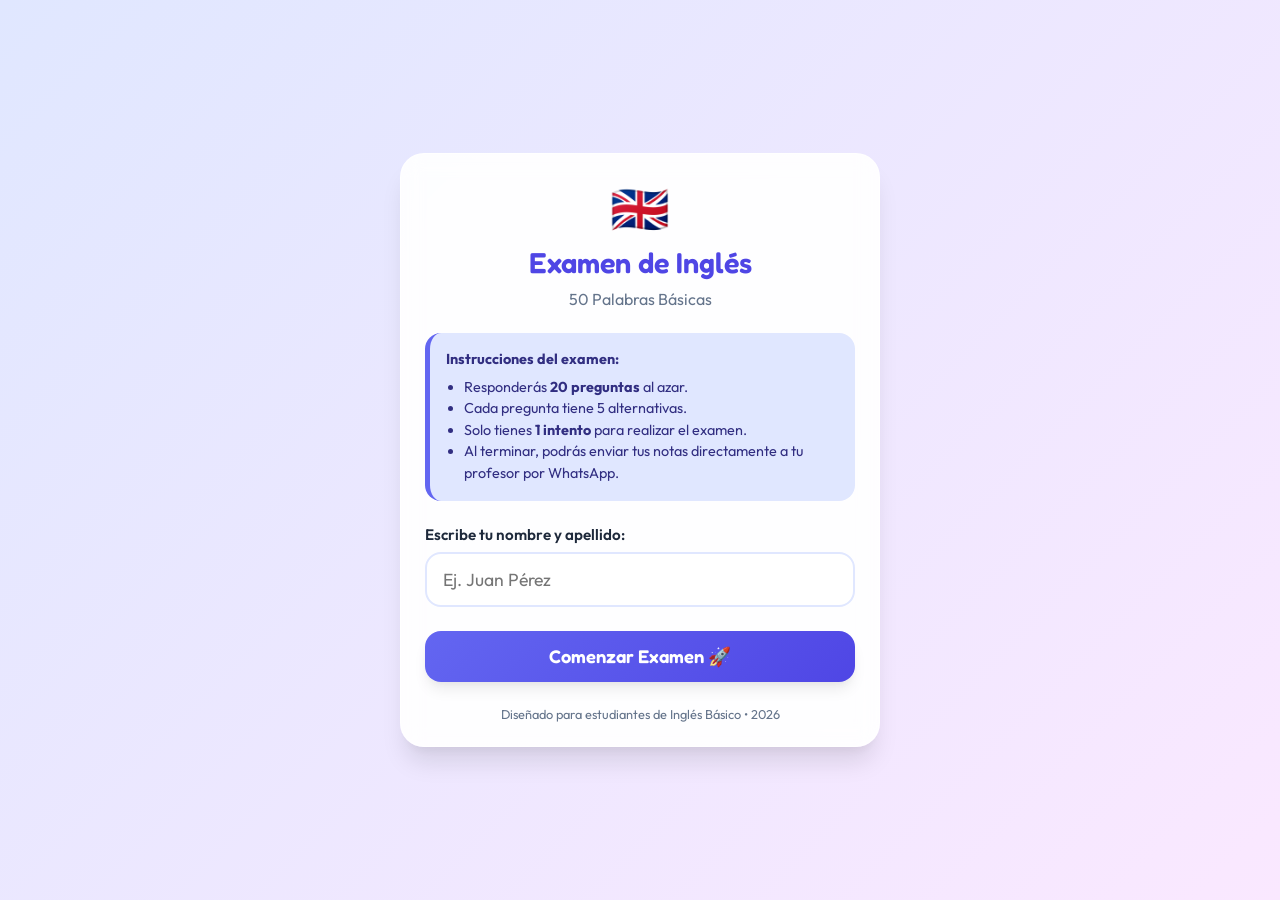
<file: examen_ingles.html>
<!DOCTYPE html>
<html lang="es">
<head>
    <meta charset="UTF-8">
    <meta name="viewport" content="width=device-width, initial-scale=1.0, maximum-scale=1.0, user-scalable=no">
    <title>Examen de Inglés - 50 Palabras Básicas</title>
    
    <!-- Google Fonts: Fredoka (Friendly/Playful for Headings) & Outfit (Modern/Clean for UI) -->
    <link rel="preconnect" href="https://fonts.googleapis.com">
    <link rel="preconnect" href="https://fonts.gstatic.com" crossorigin>
    <link href="https://fonts.googleapis.com/css2?family=Fredoka:wght@400;600;700&family=Outfit:wght@300;400;500;600;700&display=swap" rel="stylesheet">
    
    <!-- CSS Estilos -->
    <style>
        :root {
            --primary: #6366f1;
            --primary-light: #e0e7ff;
            --primary-dark: #4f46e5;
            --secondary: #ec4899;
            --success: #10b981;
            --success-light: #d1fae5;
            --success-dark: #065f46;
            --error: #ef4444;
            --error-light: #fee2e2;
            --error-dark: #991b1b;
            --background: linear-gradient(135deg, #e0e7ff 0%, #fae8ff 100%);
            --card-bg: rgba(255, 255, 255, 0.92);
            --text-dark: #1e293b;
            --text-muted: #64748b;
            --border-radius-lg: 24px;
            --border-radius-md: 16px;
            --shadow-sm: 0 4px 6px -1px rgba(0, 0, 0, 0.05), 0 2px 4px -1px rgba(0, 0, 0, 0.03);
            --shadow-md: 0 10px 15px -3px rgba(0, 0, 0, 0.08), 0 4px 6px -2px rgba(0, 0, 0, 0.04);
            --shadow-lg: 0 20px 25px -5px rgba(0, 0, 0, 0.1), 0 10px 10px -5px rgba(0, 0, 0, 0.04);
        }

        * {
            box-sizing: border-box;
            margin: 0;
            padding: 0;
            -webkit-tap-highlight-color: transparent;
        }

        body {
            font-family: 'Outfit', sans-serif;
            background: var(--background);
            min-height: 100vh;
            display: flex;
            justify-content: center;
            align-items: center;
            color: var(--text-dark);
            padding: 16px;
            overflow-x: hidden;
        }

        #app-container {
            width: 100%;
            max-width: 480px;
            background: var(--card-bg);
            backdrop-filter: blur(10px);
            -webkit-backdrop-filter: blur(10px);
            border-radius: var(--border-radius-lg);
            box-shadow: var(--shadow-lg);
            padding: 24px;
            border: 1px solid rgba(255, 255, 255, 0.6);
            position: relative;
            z-index: 10;
            transition: all 0.3s ease;
        }

        h1, h2, h3 {
            font-family: 'Fredoka', sans-serif;
            font-weight: 600;
            text-align: center;
        }

        .text-center {
            text-align: center;
        }

        /* Confetti canvas overlay */
        #confetti-canvas {
            position: fixed;
            top: 0;
            left: 0;
            width: 100%;
            height: 100%;
            pointer-events: none;
            z-index: 99;
        }

        /* Screen States */
        .screen {
            display: none;
        }

        .screen.active {
            display: block;
            animation: fadeIn 0.4s cubic-bezier(0.16, 1, 0.3, 1);
        }

        @keyframes fadeIn {
            from {
                opacity: 0;
                transform: translateY(12px);
            }
            to {
                opacity: 1;
                transform: translateY(0);
            }
        }

        /* Logo / Header */
        .app-logo {
            font-size: 3rem;
            margin-bottom: 8px;
            display: inline-block;
            animation: bounce 2s infinite;
        }

        @keyframes bounce {
            0%, 100% { transform: translateY(0); }
            50% { transform: translateY(-8px); }
        }

        .welcome-title {
            font-size: 1.8rem;
            color: var(--primary-dark);
            margin-bottom: 8px;
            line-height: 1.2;
        }

        .welcome-subtitle {
            font-size: 1rem;
            color: var(--text-muted);
            margin-bottom: 24px;
        }

        /* Input Styles */
        .input-group {
            margin-bottom: 24px;
            text-align: left;
        }

        .input-label {
            display: block;
            font-weight: 600;
            font-size: 0.95rem;
            margin-bottom: 8px;
            color: var(--text-dark);
        }

        .text-input {
            width: 100%;
            padding: 14px 16px;
            font-family: 'Outfit', sans-serif;
            font-size: 1.1rem;
            border: 2px solid var(--primary-light);
            border-radius: var(--border-radius-md);
            background: rgba(255, 255, 255, 0.8);
            outline: none;
            transition: all 0.2s;
        }

        .text-input:focus {
            border-color: var(--primary);
            box-shadow: 0 0 0 4px rgba(99, 102, 241, 0.15);
            background: #ffffff;
        }

        /* Button Styles */
        .btn {
            display: inline-flex;
            align-items: center;
            justify-content: center;
            width: 100%;
            padding: 14px 24px;
            font-family: 'Fredoka', sans-serif;
            font-size: 1.15rem;
            font-weight: 600;
            border: none;
            border-radius: var(--border-radius-md);
            cursor: pointer;
            transition: all 0.2s cubic-bezier(0.4, 0, 0.2, 1);
            box-shadow: var(--shadow-md);
            gap: 8px;
        }

        .btn-primary {
            background: linear-gradient(135deg, var(--primary) 0%, var(--primary-dark) 100%);
            color: #ffffff;
        }

        .btn-primary:hover:not(:disabled) {
            transform: translateY(-2px);
            box-shadow: 0 8px 16px rgba(99, 102, 241, 0.3);
        }

        .btn-primary:active:not(:disabled) {
            transform: translateY(1px);
        }

        .btn-primary:disabled {
            opacity: 0.6;
            cursor: not-allowed;
            box-shadow: none;
        }

        .btn-success {
            background: linear-gradient(135deg, #22c55e 0%, #15803d 100%);
            color: white;
        }

        .btn-success:hover {
            transform: translateY(-2px);
            box-shadow: 0 8px 16px rgba(34, 197, 94, 0.3);
        }

        /* Info Rules Card */
        .info-card {
            background: var(--primary-light);
            border-radius: var(--border-radius-md);
            padding: 16px;
            margin-bottom: 24px;
            font-size: 0.9rem;
            color: #312e81;
            text-align: left;
            line-height: 1.5;
            border-left: 5px solid var(--primary);
        }

        .info-card ul {
            margin-left: 18px;
            margin-top: 6px;
        }

        /* Progress Bar */
        .quiz-header {
            display: flex;
            flex-direction: column;
            gap: 10px;
            margin-bottom: 20px;
        }

        .quiz-meta {
            display: flex;
            justify-content: space-between;
            align-items: center;
            font-size: 0.95rem;
            font-weight: 600;
            color: var(--text-muted);
        }

        .progress-container {
            width: 100%;
            height: 10px;
            background: var(--primary-light);
            border-radius: 5px;
            overflow: hidden;
        }

        .progress-bar {
            height: 100%;
            width: 0%;
            background: linear-gradient(90deg, var(--primary) 0%, var(--secondary) 100%);
            border-radius: 5px;
            transition: width 0.3s ease;
        }

        /* Question Box */
        .question-card {
            text-align: center;
            margin-bottom: 24px;
            padding: 16px 8px;
        }

        .question-emoji {
            font-size: 4.5rem;
            margin-bottom: 12px;
            filter: drop-shadow(0 4px 6px rgba(0,0,0,0.1));
            display: inline-block;
        }

        .question-prompt {
            font-size: 1.1rem;
            color: var(--text-muted);
            margin-bottom: 6px;
            font-weight: 500;
        }

        .question-word {
            font-family: 'Fredoka', sans-serif;
            font-size: 2rem;
            color: var(--primary-dark);
            margin-bottom: 12px;
            word-wrap: break-word;
        }

        .question-instruction {
            font-size: 0.95rem;
            color: var(--text-muted);
            background: rgba(255, 255, 255, 0.5);
            padding: 6px 12px;
            border-radius: 20px;
            display: inline-block;
            font-weight: 500;
        }

        /* Option Buttons */
        .options-list {
            display: flex;
            flex-direction: column;
            gap: 12px;
            margin-bottom: 24px;
        }

        .option-btn {
            background: #ffffff;
            border: 2px solid #e2e8f0;
            border-radius: var(--border-radius-md);
            padding: 14px 16px;
            font-family: 'Outfit', sans-serif;
            font-size: 1.05rem;
            font-weight: 500;
            text-align: left;
            cursor: pointer;
            transition: all 0.2s cubic-bezier(0.4, 0, 0.2, 1);
            display: flex;
            align-items: center;
            gap: 12px;
            box-shadow: var(--shadow-sm);
            width: 100%;
        }

        .option-btn:hover:not(:disabled) {
            border-color: var(--primary);
            transform: translateX(4px);
            background: var(--primary-light);
        }

        .option-btn:active:not(:disabled) {
            transform: scale(0.98);
        }

        .option-badge {
            width: 28px;
            height: 28px;
            border-radius: 50%;
            background: #f1f5f9;
            color: var(--text-muted);
            display: flex;
            align-items: center;
            justify-content: center;
            font-weight: 600;
            font-size: 0.9rem;
            flex-shrink: 0;
            transition: all 0.2s;
        }

        .option-text {
            flex-grow: 1;
            line-height: 1.3;
        }

        /* Option States after clicking */
        .option-btn.correct {
            border-color: var(--success);
            background-color: var(--success-light);
            color: var(--success-dark);
            box-shadow: 0 4px 12px rgba(16, 185, 129, 0.15);
        }

        .option-btn.correct .option-badge {
            background: var(--success);
            color: white;
        }

        .option-btn.incorrect {
            border-color: var(--error);
            background-color: var(--error-light);
            color: var(--error-dark);
            box-shadow: 0 4px 12px rgba(239, 68, 68, 0.15);
        }

        .option-btn.incorrect .option-badge {
            background: var(--error);
            color: white;
        }

        .option-btn:disabled {
            cursor: not-allowed;
            opacity: 0.7;
        }

        .option-btn.correct:disabled, .option-btn.incorrect:disabled {
            opacity: 1;
        }

        /* Feedback Footer */
        .action-container {
            min-height: 52px;
            display: flex;
            justify-content: center;
        }

        /* Score & Results Page */
        .result-score-circle {
            width: 140px;
            height: 140px;
            border-radius: 50%;
            background: linear-gradient(135deg, var(--primary-light) 0%, #fae8ff 100%);
            border: 4px solid var(--primary);
            display: flex;
            flex-direction: column;
            justify-content: center;
            align-items: center;
            margin: 20px auto;
            box-shadow: var(--shadow-md);
            animation: pulseCircle 2s infinite alternate;
        }

        @keyframes pulseCircle {
            0% { transform: scale(1); box-shadow: var(--shadow-md); }
            100% { transform: scale(1.05); box-shadow: 0 12px 20px rgba(99, 102, 241, 0.2); }
        }

        .score-number {
            font-family: 'Fredoka', sans-serif;
            font-size: 2.8rem;
            color: var(--primary-dark);
            line-height: 1;
        }

        .score-max {
            font-size: 1rem;
            color: var(--text-muted);
            margin-top: 4px;
            font-weight: 600;
        }

        .performance-badge {
            font-family: 'Fredoka', sans-serif;
            font-size: 1.4rem;
            color: var(--secondary);
            margin-bottom: 8px;
        }

        .feedback-message {
            font-size: 1rem;
            color: var(--text-muted);
            margin-bottom: 24px;
            line-height: 1.4;
        }

        .result-actions {
            display: flex;
            flex-direction: column;
            gap: 14px;
            margin-bottom: 28px;
        }

        /* Table Summary */
        .summary-section {
            border-top: 1px solid #e2e8f0;
            padding-top: 24px;
            text-align: left;
        }

        .summary-title {
            font-size: 1.1rem;
            color: var(--text-dark);
            margin-bottom: 12px;
            font-family: 'Fredoka', sans-serif;
            display: flex;
            align-items: center;
            gap: 6px;
        }

        .summary-list {
            display: flex;
            flex-direction: column;
            gap: 10px;
            max-height: 220px;
            overflow-y: auto;
            padding-right: 4px;
        }

        /* Scrollbar styles */
        .summary-list::-webkit-scrollbar {
            width: 6px;
        }
        .summary-list::-webkit-scrollbar-track {
            background: #f1f5f9;
            border-radius: 3px;
        }
        .summary-list::-webkit-scrollbar-thumb {
            background: #cbd5e1;
            border-radius: 3px;
        }

        .summary-item {
            display: flex;
            align-items: center;
            background: #f8fafc;
            padding: 10px 12px;
            border-radius: var(--border-radius-md);
            font-size: 0.9rem;
            gap: 10px;
        }

        .summary-item.correct {
            border-left: 4px solid var(--success);
        }

        .summary-item.incorrect {
            border-left: 4px solid var(--error);
        }

        .summary-icon {
            font-size: 1.25rem;
            flex-shrink: 0;
        }

        .summary-content {
            flex-grow: 1;
        }

        .summary-content strong {
            color: var(--text-dark);
        }

        .summary-content span {
            color: var(--text-muted);
            font-size: 0.8rem;
            display: block;
            margin-top: 2px;
        }

        .status-badge {
            padding: 2px 8px;
            border-radius: 12px;
            font-size: 0.75rem;
            font-weight: 600;
            text-transform: uppercase;
        }

        .status-badge.correct {
            background: var(--success-light);
            color: var(--success-dark);
        }

        .status-badge.incorrect {
            background: var(--error-light);
            color: var(--error-dark);
        }

        /* Lock Screen */
        .lock-container {
            text-align: center;
            padding: 16px 0;
        }

        .lock-icon {
            font-size: 4rem;
            margin-bottom: 16px;
            animation: float 3s ease-in-out infinite;
        }

        @keyframes float {
            0%, 100% { transform: translateY(0); }
            50% { transform: translateY(-10px); }
        }

        /* Footer Info */
        .app-footer {
            margin-top: 24px;
            font-size: 0.8rem;
            color: var(--text-muted);
            text-align: center;
        }

        /* Modal / Helper style */
        .whatsapp-icon {
            width: 24px;
            height: 24px;
            fill: currentColor;
        }
    </style>
</head>
<body>

    <canvas id="confetti-canvas"></canvas>

    <div id="app-container">
        <!-- PANTALLA 1: REGISTRO / INICIO -->
        <div id="screen-welcome" class="screen active text-center">
            <div class="app-logo">🇬🇧</div>
            <h1 class="welcome-title">Examen de Inglés</h1>
            <p class="welcome-subtitle">50 Palabras Básicas</p>
            
            <div class="info-card">
                <strong>Instrucciones del examen:</strong>
                <ul>
                    <li>Responderás <strong>20 preguntas</strong> al azar.</li>
                    <li>Cada pregunta tiene 5 alternativas.</li>
                    <li>Solo tienes <strong>1 intento</strong> para realizar el examen.</li>
                    <li>Al terminar, podrás enviar tus notas directamente a tu profesor por WhatsApp.</li>
                </ul>
            </div>

            <div class="input-group">
                <label for="student-name" class="input-label">Escribe tu nombre y apellido:</label>
                <input type="text" id="student-name" class="text-input" placeholder="Ej. Juan Pérez" autocomplete="off">
            </div>

            <button id="btn-start" class="btn btn-primary" onclick="startQuiz()">
                Comenzar Examen 🚀
            </button>
        </div>

        <!-- PANTALLA 2: PREGUNTAS -->
        <div id="screen-quiz" class="screen">
            <div class="quiz-header">
                <div class="quiz-meta">
                    <span id="quiz-student-display">Estudiante: -</span>
                    <span id="quiz-progress-text">Pregunta 1 de 20</span>
                </div>
                <div class="progress-container">
                    <div id="quiz-progress-bar" class="progress-bar"></div>
                </div>
            </div>

            <div class="question-card">
                <div id="question-emoji" class="question-emoji">🐶</div>
                <div id="question-prompt" class="question-prompt">¿Qué significa esta palabra?</div>
                <div id="question-word" class="question-word">Dog</div>
                <div id="question-instruction" class="question-instruction">Selecciona la respuesta correcta:</div>
            </div>

            <div class="options-list">
                <button class="option-btn" onclick="selectOption(0)">
                    <span class="option-badge">A</span>
                    <span class="option-text" id="option-0">Opción 1</span>
                </button>
                <button class="option-btn" onclick="selectOption(1)">
                    <span class="option-badge">B</span>
                    <span class="option-text" id="option-1">Opción 2</span>
                </button>
                <button class="option-btn" onclick="selectOption(2)">
                    <span class="option-badge">C</span>
                    <span class="option-text" id="option-2">Opción 3</span>
                </button>
                <button class="option-btn" onclick="selectOption(3)">
                    <span class="option-badge">D</span>
                    <span class="option-text" id="option-3">Opción 4</span>
                </button>
                <button class="option-btn" onclick="selectOption(4)">
                    <span class="option-badge">E</span>
                    <span class="option-text" id="option-4">Opción 5</span>
                </button>
            </div>

            <div class="action-container">
                <button id="btn-next" class="btn btn-primary" style="display: none;" onclick="nextQuestion()">
                    Siguiente Pregunta ➡️
                </button>
            </div>
        </div>

        <!-- PANTALLA 3: RESULTADOS -->
        <div id="screen-results" class="screen text-center">
            <div class="app-logo">🎉</div>
            <h2 class="welcome-title">¡Examen Terminado!</h2>
            <p id="result-student-name" style="font-weight: 600; color: var(--text-dark); margin-bottom: 8px;">Estudiante: -</p>
            
            <div class="result-score-circle">
                <span id="result-score" class="score-number">0</span>
                <span class="score-max">de 20</span>
            </div>

            <div id="result-badge" class="performance-badge">¡Excelente!</div>
            <p id="result-feedback" class="feedback-message">¡Has hecho un gran trabajo demostrando tus conocimientos de inglés!</p>

            <div class="result-actions">
                <!-- WhatsApp Share Button -->
                <button class="btn btn-success" onclick="shareOnWhatsApp()">
                    <svg class="whatsapp-icon" viewBox="0 0 24 24">
                        <path d="M.057 24l1.687-6.163c-1.041-1.804-1.588-3.849-1.587-5.946C.06 5.348 5.397.01 12.008.01c3.202.001 6.212 1.246 8.477 3.514 2.266 2.268 3.507 5.28 3.505 8.484-.004 6.657-5.34 11.997-11.953 11.997-2.005-.001-3.973-.502-5.724-1.455L0 24zm6.59-4.846c1.6.95 3.188 1.449 4.625 1.451 5.436 0 9.851-4.388 9.854-9.778.002-2.611-1.013-5.067-2.86-6.92C16.37 2.062 13.914.979 12.006.979c-5.437 0-9.857 4.388-9.86 9.779-.001 1.933.51 3.818 1.482 5.502l-.986 3.606 3.738-.975c1.61.988 3.013 1.258 4.267 1.258zm9.141-6.195c-.272-.137-1.614-.8-1.861-.89-.246-.089-.427-.133-.607.137-.18.271-.696.89-.854 1.069-.158.178-.316.202-.588.066-.272-.137-1.15-.425-2.193-1.355-.812-.727-1.36-1.624-1.52-1.899-.16-.272-.017-.419.119-.554.123-.122.272-.32.408-.48.136-.16.18-.274.272-.457.091-.183.045-.343-.023-.48-.068-.137-.607-1.472-.832-2.015-.22-.53-.44-.457-.607-.466-.157-.008-.337-.009-.517-.009-.18 0-.473.069-.72.343-.247.273-.945.926-.945 2.259 0 1.332.969 2.62 1.103 2.804.135.183 1.906 2.923 4.617 4.103.645.281 1.148.45 1.541.577.649.206 1.24.177 1.707.107.521-.078 1.614-.662 1.839-1.302.226-.641.226-1.189.157-1.302-.067-.113-.248-.18-.521-.317z"/>
                    </svg>
                    Compartir con el Docente por WhatsApp
                </button>
            </div>

            <!-- DETALLE DE PREGUNTAS -->
            <div class="summary-section">
                <h3 class="summary-title">🔍 Resumen de tus respuestas:</h3>
                <div id="results-summary-list" class="summary-list">
                    <!-- Dinámico -->
                </div>
            </div>
        </div>

        <!-- PANTALLA 4: BLOQUEO POR EXAMEN YA COMPLETADO -->
        <div id="screen-locked" class="screen text-center">
            <div class="lock-icon">🔒</div>
            <h2 class="welcome-title">Examen No Disponible</h2>
            <p class="welcome-subtitle">Ya has realizado este examen anteriormente.</p>
            
            <div class="info-card" style="text-align: center;">
                Solo se permite realizar el examen <strong>una sola vez</strong> por celular para asegurar la validez del resultado.
            </div>

            <div class="result-actions" style="margin-top: 24px;">
                <button class="btn btn-primary" onclick="showPastResults()">
                    Ver mis resultados anteriores 📊
                </button>
            </div>
        </div>

        <!-- FOOTER -->
        <div class="app-footer">
            Diseñado para estudiantes de Inglés Básico &bull; 2026
        </div>
    </div>

    <!-- JS Logic -->
    <script>
        // --- BASE DE DATOS DE LAS 50 PALABRAS ---
        const vocabularyData = [
            { id: 1, english: "I like your dog", spanish: "Me gusta tu perro", emoji: "🐶❤️" },
            { id: 2, english: "What is your name?", spanish: "¿Cuál es tu nombre?", emoji: "🙋‍♂️❓" },
            { id: 3, english: "I know", spanish: "Yo sé", emoji: "🧠💡" },
            { id: 4, english: "I am Luis", spanish: "Yo soy Luis", emoji: "🙋‍♂️🏷️" },
            { id: 5, english: "I", spanish: "Yo", emoji: "👤" },
            { id: 6, english: "By", spanish: "Por", emoji: "📍🗺️" },
            { id: 7, english: "They", spanish: "Ellos / Ellas", emoji: "👥" },
            { id: 8, english: "I like", spanish: "Me gusta", emoji: "❤️👍" },
            { id: 9, english: "To scream", spanish: "Gritar", emoji: "🗣️😫" },
            { id: 10, english: "To need", spanish: "Necesitar", emoji: "💧🥺" },
            { id: 11, english: "Before", spanish: "Antes", emoji: "⏰⏳" },
            { id: 12, english: "Find", spanish: "Buscar / Encontrar", emoji: "🔍🔎" },
            { id: 13, english: "Out", spanish: "Fuera", emoji: "🚪🏃‍♂️" },
            { id: 14, english: "The", spanish: "El / La / Los / Las", emoji: "📘✨" },
            { id: 15, english: "Come on", spanish: "Vamos", emoji: "🏃‍♂️💨" },
            { id: 16, english: "We", spanish: "Nosotros / Nosotras", emoji: "👨‍👩‍👧‍👦" },
            { id: 17, english: "Our time", spanish: "Nuestro tiempo", emoji: "⏳⌛" },
            { id: 18, english: "Home", spanish: "Casa / Hogar", emoji: "🏠🏡" },
            { id: 19, english: "Down", spanish: "Abajo", emoji: "⬇️👇" },
            { id: 20, english: "Hurry up", spanish: "Apúrate", emoji: "🏃‍♂️🏃‍♀️" },
            { id: 21, english: "And", spanish: "Y", emoji: "➕" },
            { id: 22, english: "You", spanish: "Tú / Usted", emoji: "👉👤" },
            { id: 23, english: "I live in Peru", spanish: "Yo vivo en Perú", emoji: "🇵🇪❤️" },
            { id: 24, english: "I love", spanish: "Yo amo / Me encanta", emoji: "💖😍" },
            { id: 25, english: "Always", spanish: "Siempre", emoji: "⭐✨" },
            { id: 26, english: "First", spanish: "Primero", emoji: "🥇🏆" },
            { id: 27, english: "Tame", spanish: "Domesticar", emoji: "👦🐶" },
            { id: 28, english: "Hello", spanish: "Hola", emoji: "👋😊" },
            { id: 29, english: "Good morning", spanish: "Buenos días", emoji: "☀️🌅" },
            { id: 30, english: "Good afternoon", spanish: "Buenas tardes", emoji: "🌤️🌇" },
            { id: 31, english: "Good night", spanish: "Buenas noches", emoji: "🌙🌃" },
            { id: 32, english: "Thank you", spanish: "Gracias", emoji: "🙏❤️" },
            { id: 33, english: "Please", spanish: "Por favor", emoji: "🙏✨" },
            { id: 34, english: "Yes", spanish: "Sí", emoji: "✅💚" },
            { id: 35, english: "No", spanish: "No", emoji: "❌❤️" },
            { id: 36, english: "Water", spanish: "Agua", emoji: "🥛💧" },
            { id: 37, english: "Food", spanish: "Comida", emoji: "🥗🍲" },
            { id: 38, english: "Bread", spanish: "Pan", emoji: "🍞🥖" },
            { id: 39, english: "Milk", spanish: "Leche", emoji: "🥛🍼" },
            { id: 40, english: "Apple", spanish: "Manzana", emoji: "🍎🍏" },
            { id: 41, english: "Dog", spanish: "Perro", emoji: "🐶🐕" },
            { id: 42, english: "Cat", spanish: "Gato", emoji: "🐱🐈" },
            { id: 43, english: "House", spanish: "Casa", emoji: "🏠" },
            { id: 44, english: "School", spanish: "Escuela / Colegio", emoji: "🏫🏫" },
            { id: 45, english: "Teacher", spanish: "Profesor / Profesora", emoji: "👩‍🏫👨‍🏫" },
            { id: 46, english: "Student", spanish: "Estudiante", emoji: "🧑‍🎓🙋‍♂️" },
            { id: 47, english: "Book", spanish: "Libro", emoji: "📘📚" },
            { id: 48, english: "Pencil", spanish: "Lápiz", emoji: "✏️✍️" },
            { id: 49, english: "Friend", spanish: "Amigo / Amiga", emoji: "👦👧" },
            { id: 50, english: "Family", spanish: "Familia", emoji: "👨‍👩‍👧‍👦" }
        ];

        // --- ESTADO GLOBAL DE LA APP ---
        let studentName = "";
        let selectedQuestions = []; // Las 20 preguntas seleccionadas al azar
        let currentQuestionIndex = 0;
        let score = 0;
        let examResults = []; // Registro de respuestas { question, selectedIdx, correctIdx, options, type, isCorrect }
        
        // --- WEB AUDIO API (EFECTOS DE SONIDO SINTETIZADOS) ---
        let audioCtx = null;

        function initAudio() {
            if (!audioCtx) {
                audioCtx = new (window.AudioContext || window.webkitAudioContext)();
            }
            if (audioCtx.state === 'suspended') {
                audioCtx.resume();
            }
        }

        function playSound(type) {
            try {
                initAudio();
                if (!audioCtx) return;
                
                const now = audioCtx.currentTime;
                
                if (type === 'correct') {
                    // Beep alegre de 2 notas (C5 -> E5)
                    const osc = audioCtx.createOscillator();
                    const gain = audioCtx.createGain();
                    osc.connect(gain);
                    gain.connect(audioCtx.destination);
                    osc.type = 'sine';
                    osc.frequency.setValueAtTime(523.25, now); // C5
                    gain.gain.setValueAtTime(0, now);
                    gain.gain.linearRampToValueAtTime(0.12, now + 0.04);
                    gain.gain.linearRampToValueAtTime(0.01, now + 0.12);
                    osc.start(now);
                    osc.stop(now + 0.12);

                    const osc2 = audioCtx.createOscillator();
                    const gain2 = audioCtx.createGain();
                    osc2.connect(gain2);
                    gain2.connect(audioCtx.destination);
                    osc2.type = 'sine';
                    osc2.frequency.setValueAtTime(659.25, now + 0.08); // E5
                    gain2.gain.setValueAtTime(0, now + 0.08);
                    gain2.gain.linearRampToValueAtTime(0.12, now + 0.12);
                    gain2.gain.linearRampToValueAtTime(0, now + 0.32);
                    osc2.start(now + 0.08);
                    osc2.stop(now + 0.32);
                } else if (type === 'incorrect') {
                    // Tono bajo descendente
                    const osc = audioCtx.createOscillator();
                    const gain = audioCtx.createGain();
                    osc.connect(gain);
                    gain.connect(audioCtx.destination);
                    osc.type = 'triangle';
                    osc.frequency.setValueAtTime(220, now); // A3
                    osc.frequency.exponentialRampToValueAtTime(110, now + 0.25); // A2
                    gain.gain.setValueAtTime(0, now);
                    gain.gain.linearRampToValueAtTime(0.15, now + 0.05);
                    gain.gain.linearRampToValueAtTime(0, now + 0.25);
                    osc.start(now);
                    osc.stop(now + 0.25);
                } else if (type === 'victory') {
                    // Melodía triunfal corta
                    const melody = [
                        { note: 523.25, duration: 0.08 }, // C5
                        { note: 587.33, duration: 0.08 }, // D5
                        { note: 659.25, duration: 0.08 }, // E5
                        { note: 783.99, duration: 0.25 }  // G5
                    ];
                    let delay = 0;
                    melody.forEach(item => {
                        const o = audioCtx.createOscillator();
                        const g = audioCtx.createGain();
                        o.connect(g);
                        g.connect(audioCtx.destination);
                        o.type = 'sine';
                        o.frequency.setValueAtTime(item.note, now + delay);
                        g.gain.setValueAtTime(0, now + delay);
                        g.gain.linearRampToValueAtTime(0.12, now + delay + 0.02);
                        g.gain.linearRampToValueAtTime(0, now + delay + item.duration);
                        o.start(now + delay);
                        o.stop(now + delay + item.duration);
                        delay += item.duration + 0.02;
                    });
                }
            } catch (e) {
                console.error("Audio error: ", e);
            }
        }

        // --- SISTEMA DE CONFETTI ---
        let confettiAnimationId = null;
        function launchConfetti() {
            const canvas = document.getElementById('confetti-canvas');
            const ctx = canvas.getContext('2d');
            canvas.width = window.innerWidth;
            canvas.height = window.innerHeight;
            
            window.addEventListener('resize', () => {
                canvas.width = window.innerWidth;
                canvas.height = window.innerHeight;
            }, { passive: true });

            let particles = [];
            const colors = ['#6366f1', '#ec4899', '#10b981', '#f59e0b', '#3b82f6', '#ec4899'];
            
            for (let i = 0; i < 120; i++) {
                particles.push({
                    x: Math.random() * canvas.width,
                    y: Math.random() * canvas.height - canvas.height,
                    r: Math.random() * 5 + 4,
                    d: Math.random() * canvas.height,
                    color: colors[Math.floor(Math.random() * colors.length)],
                    tilt: Math.random() * 10 - 5,
                    tiltAngleIncremental: Math.random() * 0.06 + 0.02,
                    tiltAngle: 0
                });
            }
            
            function draw() {
                ctx.clearRect(0, 0, canvas.width, canvas.height);
                particles.forEach((p, index) => {
                    p.tiltAngle += p.tiltAngleIncremental;
                    p.y += (Math.cos(p.d) + 3 + p.r / 2) / 2.5;
                    p.x += Math.sin(p.tiltAngle);
                    p.tilt = Math.sin(p.tiltAngle - index/3) * 12;
                    
                    ctx.beginPath();
                    ctx.lineWidth = p.r;
                    ctx.strokeStyle = p.color;
                    ctx.moveTo(p.x + p.tilt + p.r / 2, p.y);
                    ctx.lineTo(p.x + p.tilt, p.y + p.tilt + p.r / 2);
                    ctx.stroke();
                });
                
                update();
            }
            
            function update() {
                let remaining = 0;
                particles.forEach(p => {
                    if (p.y < canvas.height) {
                        remaining++;
                    }
                });
                if (remaining > 0) {
                    confettiAnimationId = requestAnimationFrame(draw);
                } else {
                    ctx.clearRect(0, 0, canvas.width, canvas.height);
                }
            }
            
            if (confettiAnimationId) {
                cancelAnimationFrame(confettiAnimationId);
            }
            draw();
        }

        // --- LÓGICA DE DETECCIÓN Y ARRANQUE ---
        window.addEventListener('DOMContentLoaded', () => {
            // Verificar si el examen ya fue completado
            const completed = localStorage.getItem('ingles_examen_completado');
            if (completed === 'true') {
                showScreen('screen-locked');
            }
        });

        function showScreen(screenId) {
            document.querySelectorAll('.screen').forEach(scr => {
                scr.classList.remove('active');
            });
            document.getElementById(screenId).classList.add('active');
        }

        // Mezclar un array (Fisher-Yates)
        function shuffle(array) {
            for (let i = array.length - 1; i > 0; i--) {
                const j = Math.floor(Math.random() * (i + 1));
                [array[i], array[j]] = [array[j], array[i]];
            }
            return array;
        }

        function startQuiz() {
            const inputName = document.getElementById('student-name');
            studentName = inputName.value.trim();
            
            if (studentName.length < 3) {
                alert("Por favor, ingresa tu nombre y apellido completos.");
                inputName.focus();
                return;
            }

            // Inicializar el Audio Context en el primer click
            initAudio();

            // Seleccionar 20 palabras al azar de las 50
            const shuffledVocab = shuffle([...vocabularyData]);
            selectedQuestions = shuffledVocab.slice(0, 20);
            
            currentQuestionIndex = 0;
            score = 0;
            examResults = [];
            
            document.getElementById('quiz-student-display').innerText = "Estudiante: " + studentName;
            
            // Renderizar la primera pregunta
            renderQuestion();
            showScreen('screen-quiz');
        }

        // --- RENDERIZADO DE PREGUNTAS ---
        function renderQuestion() {
            const currentItem = selectedQuestions[currentQuestionIndex];
            const progressPercent = (currentQuestionIndex / 20) * 100;
            
            document.getElementById('quiz-progress-bar').style.width = progressPercent + "%";
            document.getElementById('quiz-progress-text').innerText = `Pregunta ${currentQuestionIndex + 1} de 20`;
            
            // Ocultar botón Siguiente y reiniciar estados de opciones
            document.getElementById('btn-next').style.display = 'none';
            
            // Determinar aleatoriamente el tipo de pregunta (0: Inglés -> Español, 1: Español -> Inglés)
            const type = Math.random() < 0.5 ? 0 : 1;
            
            // Generar las 5 alternativas
            // 1 Correcta y 4 Distractores de las 49 palabras restantes
            const correctText = type === 0 ? currentItem.spanish : currentItem.english;
            
            const remainingPool = vocabularyData.filter(v => v.id !== currentItem.id);
            const shuffledRemaining = shuffle([...remainingPool]);
            const distractors = shuffledRemaining.slice(0, 4).map(v => type === 0 ? v.spanish : v.english);
            
            // Combinar y mezclar las 5 opciones
            let options = [correctText, ...distractors];
            options = shuffle(options);
            const correctIndex = options.indexOf(correctText);
            
            // Guardar detalles de la pregunta actual para procesar al seleccionar
            currentItem._type = type;
            currentItem._options = options;
            currentItem._correctIndex = correctIndex;

            // Renderizar UI
            const emojiEl = document.getElementById('question-emoji');
            const promptEl = document.getElementById('question-prompt');
            const wordEl = document.getElementById('question-word');
            
            emojiEl.innerText = currentItem.emoji;
            
            if (type === 0) {
                // Inglés -> Español
                promptEl.innerText = "¿Qué significa esta palabra?";
                wordEl.innerText = currentItem.english;
            } else {
                // Español -> Inglés
                promptEl.innerText = "¿Cómo se traduce al inglés?";
                wordEl.innerText = `${currentItem.spanish} =`;
            }
            
            // Resetear botones de opciones
            const alphabet = ['A', 'B', 'C', 'D', 'E'];
            for (let i = 0; i < 5; i++) {
                const btn = document.querySelectorAll('.option-btn')[i];
                btn.className = 'option-btn';
                btn.disabled = false;
                
                const badge = btn.querySelector('.option-badge');
                badge.innerText = alphabet[i];
                badge.style.backgroundColor = '#f1f5f9';
                badge.style.color = 'var(--text-muted)';
                
                const text = btn.querySelector('.option-text');
                text.innerText = options[i];
            }
        }

        // --- MANEJO DE SELECCIÓN DE RESPUESTA ---
        function selectOption(selectedIdx) {
            const currentItem = selectedQuestions[currentQuestionIndex];
            const correctIdx = currentItem._correctIndex;
            const buttons = document.querySelectorAll('.option-btn');
            
            // Deshabilitar todos los botones para que no cambie la respuesta
            buttons.forEach(btn => btn.disabled = true);
            
            const isCorrect = (selectedIdx === correctIdx);
            
            // Mostrar feedback visual
            if (isCorrect) {
                buttons[selectedIdx].classList.add('correct');
                playSound('correct');
                score++;
            } else {
                buttons[selectedIdx].classList.add('incorrect');
                buttons[correctIdx].classList.add('correct');
                playSound('incorrect');
            }
            
            // Guardar resultado
            examResults.push({
                question: currentItem,
                selectedIdx: selectedIdx,
                correctIdx: correctIdx,
                options: currentItem._options,
                type: currentItem._type,
                isCorrect: isCorrect
            });
            
            // Mostrar botón Siguiente
            document.getElementById('btn-next').style.display = 'inline-flex';
        }

        // --- NAVEGACIÓN ---
        function nextQuestion() {
            currentQuestionIndex++;
            if (currentQuestionIndex < 20) {
                renderQuestion();
            } else {
                finishQuiz();
            }
        }

        // --- CULMINACIÓN DEL EXAMEN ---
        function finishQuiz() {
            // Guardar en localStorage para prevenir re-intentos
            localStorage.setItem('ingles_examen_completado', 'true');
            localStorage.setItem('ingles_examen_estudiante', studentName);
            localStorage.setItem('ingles_examen_puntaje', score);
            localStorage.setItem('ingles_examen_detalles', JSON.stringify(examResults));
            
            displayResults();
        }

        function displayResults() {
            const savedName = localStorage.getItem('ingles_examen_estudiante') || studentName;
            const savedScore = parseInt(localStorage.getItem('ingles_examen_puntaje') || score, 10);
            const savedResults = JSON.parse(localStorage.getItem('ingles_examen_detalles') || JSON.stringify(examResults));
            
            // Rellenar UI de resultados
            document.getElementById('result-student-name').innerText = "Estudiante: " + savedName;
            document.getElementById('result-score').innerText = savedScore;
            
            // Mensaje motivacional
            const badgeEl = document.getElementById('result-badge');
            const feedbackEl = document.getElementById('result-feedback');
            
            if (savedScore >= 18) {
                badgeEl.innerText = "¡Súper Estrella! 🌟";
                badgeEl.style.color = "var(--success)";
                feedbackEl.innerText = "¡Excelente! Has demostrado un dominio casi perfecto de las palabras en inglés.";
                playSound('victory');
                launchConfetti();
            } else if (savedScore >= 14) {
                badgeEl.innerText = "¡Excelente Trabajo! 👏";
                badgeEl.style.color = "var(--primary-dark)";
                feedbackEl.innerText = "¡Felicidades! Lograste una nota muy destacable. ¡Sigue así!";
                playSound('victory');
                launchConfetti();
            } else if (savedScore >= 11) {
                badgeEl.innerText = "¡Aprobado! 👍";
                badgeEl.style.color = "var(--secondary)";
                feedbackEl.innerText = "¡Muy bien! Aprobaste el examen. Sigue repasando para perfeccionarte.";
            } else {
                badgeEl.innerText = "¡Sigue Practicando! 💪";
                badgeEl.style.color = "var(--error)";
                feedbackEl.innerText = "No te rindas. Con un poco más de estudio y repaso lograrás una mejor calificación.";
            }
            
            // Construir la lista de resumen
            const listEl = document.getElementById('results-summary-list');
            listEl.innerHTML = '';
            
            savedResults.forEach((res, idx) => {
                const itemDiv = document.createElement('div');
                itemDiv.className = `summary-item ${res.isCorrect ? 'correct' : 'incorrect'}`;
                
                const emojiSpan = document.createElement('span');
                emojiSpan.className = 'summary-icon';
                emojiSpan.innerText = res.question.emoji;
                
                const contentDiv = document.createElement('div');
                contentDiv.className = 'summary-content';
                
                let qText = "";
                let aText = "";
                let cText = "";
                
                if (res.type === 0) {
                    qText = `¿Qué significa "${res.question.english}"?`;
                    aText = res.options[res.selectedIdx];
                    cText = res.question.spanish;
                } else {
                    qText = `Traducción de "${res.question.spanish}"`;
                    aText = res.options[res.selectedIdx];
                    cText = res.question.english;
                }
                
                contentDiv.innerHTML = `
                    <strong>${idx + 1}. ${qText}</strong>
                    <span>Tu respuesta: ${aText} ${res.isCorrect ? '' : ` &bull; Correcta: ${cText}`}</span>
                `;
                
                const statusSpan = document.createElement('span');
                statusSpan.className = `status-badge ${res.isCorrect ? 'correct' : 'incorrect'}`;
                statusSpan.innerText = res.isCorrect ? 'Bien' : 'Mal';
                
                itemDiv.appendChild(emojiSpan);
                itemDiv.appendChild(contentDiv);
                itemDiv.appendChild(statusSpan);
                
                listEl.appendChild(itemDiv);
            });
            
            showScreen('screen-results');
        }

        // --- ENLACE A WHATSAPP ---
        function shareOnWhatsApp() {
            const savedName = localStorage.getItem('ingles_examen_estudiante') || studentName;
            const savedScore = parseInt(localStorage.getItem('ingles_examen_puntaje') || score, 10);
            const savedResults = JSON.parse(localStorage.getItem('ingles_examen_detalles') || JSON.stringify(examResults));
            
            // Nota y porcentaje
            const pct = Math.round((savedScore / 20) * 100);
            
            // Formatear mensaje
            let message = `¡Hola Profesor(a)! 👋\n\n`;
            message += `Soy *${savedName}* y acabo de terminar mi examen de inglés (50 Palabras Básicas).\n\n`;
            message += `📝 *Resultado:* *${savedScore}/20* (${pct}%)\n`;
            
            // Desempeño
            let emojiDes = "💪";
            if (savedScore >= 18) emojiDes = "🌟🔥";
            else if (savedScore >= 14) emojiDes = "🎉👏";
            else if (savedScore >= 11) emojiDes = "👍✨";
            
            message += `Calificación: *${getDesempeñoText(savedScore)}* ${emojiDes}\n\n`;
            
            // Preguntas falladas para revisión
            const falladas = savedResults.filter(r => !r.isCorrect);
            if (falladas.length > 0) {
                message += `*Palabras para repasar:* \n`;
                falladas.forEach(f => {
                    const incorrecta = f.options[f.selectedIdx];
                    const correcta = f.type === 0 ? f.question.spanish : f.question.english;
                    const origen = f.type === 0 ? f.question.english : f.question.spanish;
                    message += `- ${f.question.emoji} _${origen}_: Escribió "${incorrecta}" (Lo correcto es: "${correcta}")\n`;
                });
            } else {
                message += `¡Tuve puntaje perfecto! ¡Sé todas las palabras! 🌟🥳\n`;
            }
            
            // Enlace de WhatsApp
            const phone = "51900973658"; // Formato internacional +51
            const encodedText = encodeURIComponent(message);
            const whatsappUrl = `https://wa.me/${phone}?text=${encodedText}`;
            
            // Abrir enlace en nueva pestaña / app de celular
            window.open(whatsappUrl, '_blank');
        }

        function getDesempeñoText(pts) {
            if (pts >= 18) return "Súper Estrella";
            if (pts >= 14) return "Excelente";
            if (pts >= 11) return "Aprobado";
            return "Requiere Repaso";
        }

        // --- VER RESULTADOS ANTERIORES ---
        function showPastResults() {
            displayResults();
        }
    </script>
</body>
</html>
</file>
